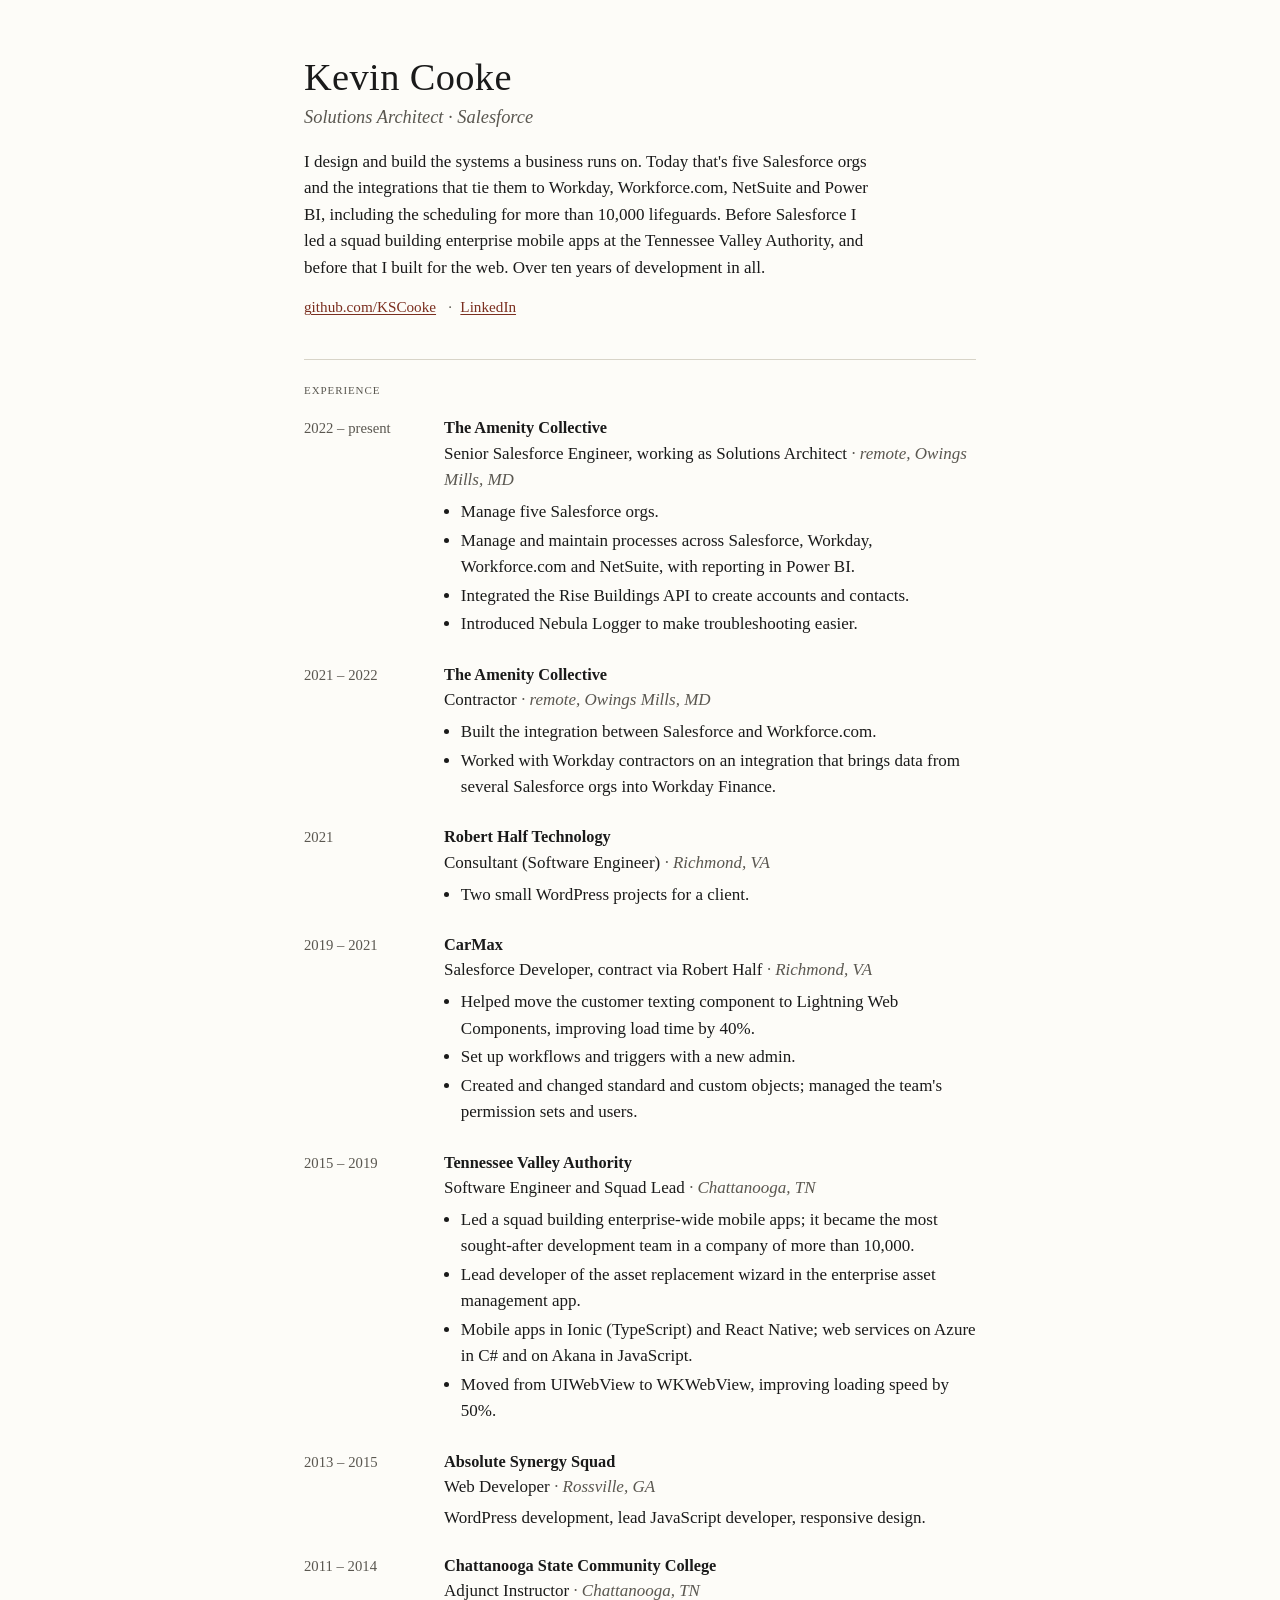
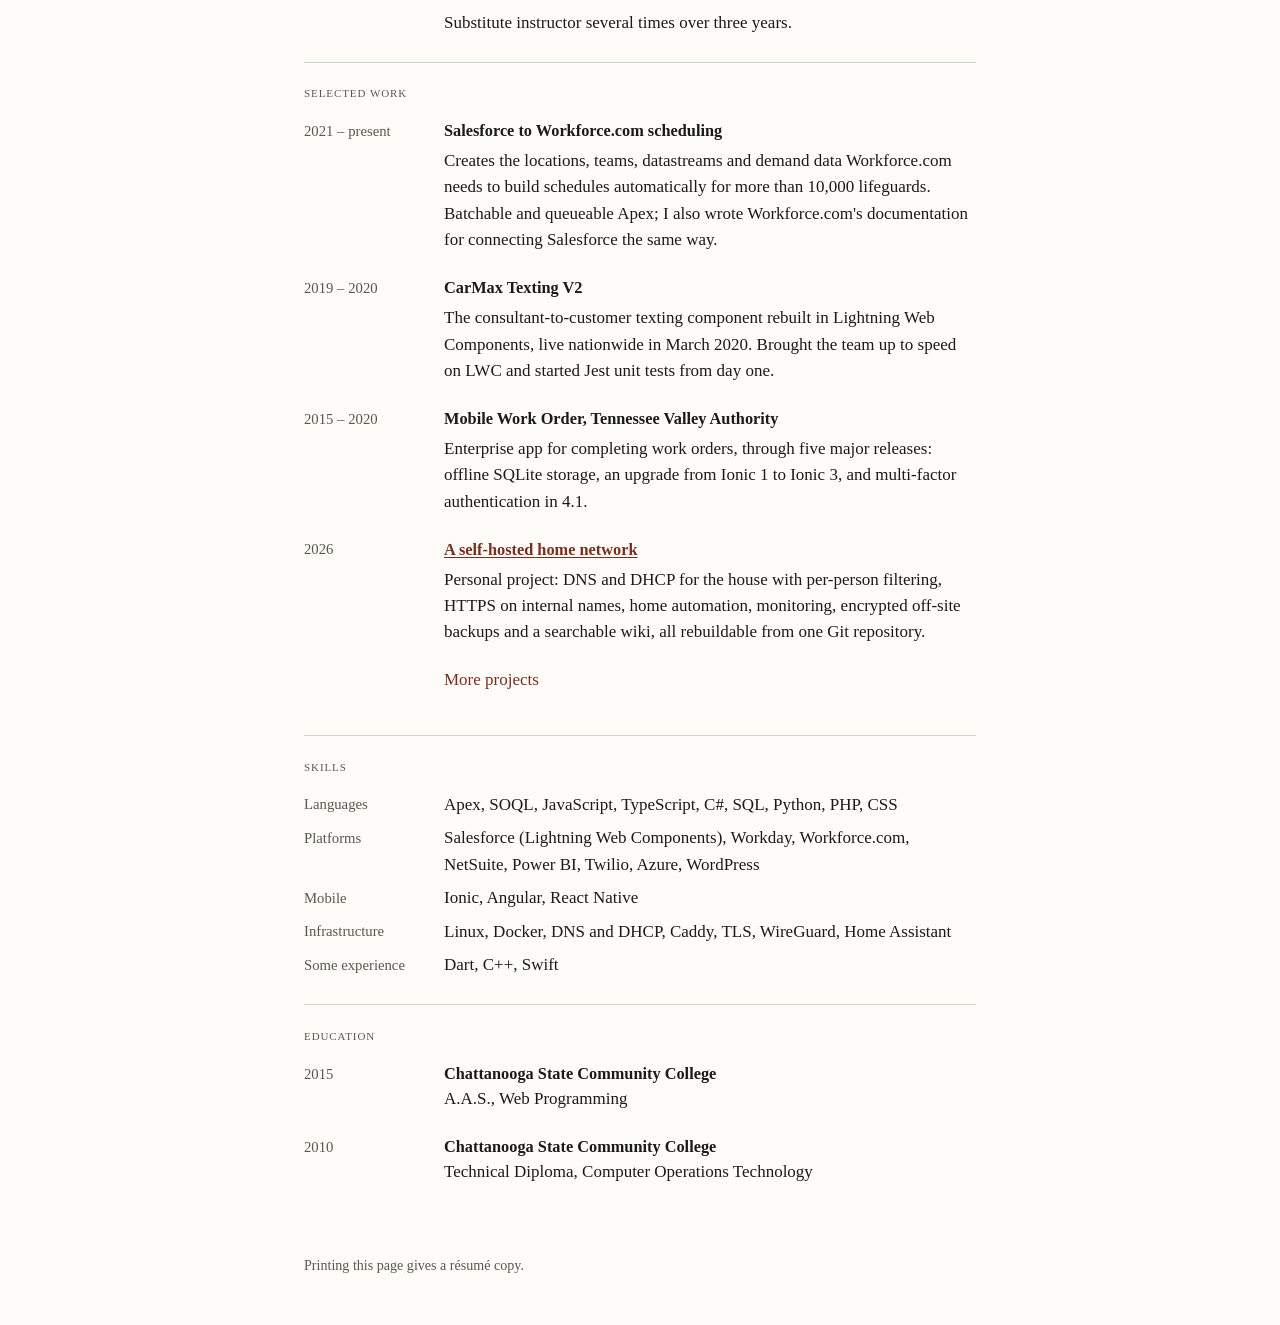
<file: index.html>
<!doctype html>
<html lang="en">
<head>
  <meta charset="utf-8">
  <meta name="viewport" content="width=device-width, initial-scale=1">
  <title>Kevin Cooke, Solutions Architect</title>
  <meta name="description" content="Kevin Cooke, Solutions Architect and Senior Salesforce Engineer. Over ten years of development across Salesforce, enterprise integrations, mobile and the web.">
  <link rel="stylesheet" href="style.css">
</head>
<body>
<div class="page">
  <!--
    Editing: each job is one <div class="entry"> block. Copy a block to add one.
    Anything here is public and indexed by search engines; only add contact details you're happy to share.
  -->
  <header class="masthead">
    <h1>Kevin Cooke</h1>
    <p class="title">Solutions Architect · Salesforce</p>
    <p class="intro">I design and build the systems a business runs on. Today that's five Salesforce orgs and the
      integrations that tie them to Workday, Workforce.com, NetSuite and Power BI, including the scheduling for
      more than 10,000 lifeguards. Before Salesforce I led a squad building enterprise mobile apps at the Tennessee
      Valley Authority, and before that I built for the web. Over ten years of development in all.</p>
    <p class="contact">
      <a href="https://github.com/KSCooke">github.com/KSCooke</a>
      <a href="https://www.linkedin.com/in/kevin-cooke-3b980a76/">LinkedIn</a>
    </p>
  </header>

  <section class="block">
    <h2>Experience</h2>

    <div class="entry">
      <div class="when">2022 – present</div>
      <div>
        <h3>The Amenity Collective</h3>
        <p class="role">Senior Salesforce Engineer, working as Solutions Architect <em>· remote, Owings Mills, MD</em></p>
        <ul>
          <li>Manage five Salesforce orgs.</li>
          <li>Manage and maintain processes across Salesforce, Workday, Workforce.com and NetSuite, with reporting in Power BI.</li>
          <li>Integrated the Rise Buildings API to create accounts and contacts.</li>
          <li>Introduced Nebula Logger to make troubleshooting easier.</li>
        </ul>
      </div>
    </div>

    <div class="entry">
      <div class="when">2021 – 2022</div>
      <div>
        <h3>The Amenity Collective</h3>
        <p class="role">Contractor <em>· remote, Owings Mills, MD</em></p>
        <ul>
          <li>Built the integration between Salesforce and Workforce.com.</li>
          <li>Worked with Workday contractors on an integration that brings data from several Salesforce orgs into Workday Finance.</li>
        </ul>
      </div>
    </div>

    <div class="entry">
      <div class="when">2021</div>
      <div>
        <h3>Robert Half Technology</h3>
        <p class="role">Consultant (Software Engineer) <em>· Richmond, VA</em></p>
        <ul><li>Two small WordPress projects for a client.</li></ul>
      </div>
    </div>

    <div class="entry">
      <div class="when">2019 – 2021</div>
      <div>
        <h3>CarMax</h3>
        <p class="role">Salesforce Developer, contract via Robert Half <em>· Richmond, VA</em></p>
        <ul>
          <li>Helped move the customer texting component to Lightning Web Components, improving load time by 40%.</li>
          <li>Set up workflows and triggers with a new admin.</li>
          <li>Created and changed standard and custom objects; managed the team's permission sets and users.</li>
        </ul>
      </div>
    </div>

    <div class="entry">
      <div class="when">2015 – 2019</div>
      <div>
        <h3>Tennessee Valley Authority</h3>
        <p class="role">Software Engineer and Squad Lead <em>· Chattanooga, TN</em></p>
        <ul>
          <li>Led a squad building enterprise-wide mobile apps; it became the most sought-after development team in a company of more than 10,000.</li>
          <li>Lead developer of the asset replacement wizard in the enterprise asset management app.</li>
          <li>Mobile apps in Ionic (TypeScript) and React Native; web services on Azure in C# and on Akana in JavaScript.</li>
          <li>Moved from UIWebView to WKWebView, improving loading speed by 50%.</li>
        </ul>
      </div>
    </div>

    <div class="entry">
      <div class="when">2013 – 2015</div>
      <div>
        <h3>Absolute Synergy Squad</h3>
        <p class="role">Web Developer <em>· Rossville, GA</em></p>
        <p>WordPress development, lead JavaScript developer, responsive design.</p>
      </div>
    </div>

    <div class="entry">
      <div class="when">2011 – 2014</div>
      <div>
        <h3>Chattanooga State Community College</h3>
        <p class="role">Adjunct Instructor <em>· Chattanooga, TN</em></p>
        <p>Substitute instructor several times over three years.</p>
      </div>
    </div>
  </section>

  <section class="block">
    <h2>Selected work</h2>

    <div class="entry">
      <div class="when">2021 – present</div>
      <div>
        <h3>Salesforce to Workforce.com scheduling</h3>
        <p>Creates the locations, teams, datastreams and demand data Workforce.com needs to build schedules
          automatically for more than 10,000 lifeguards. Batchable and queueable Apex; I also wrote Workforce.com's
          documentation for connecting Salesforce the same way.</p>
      </div>
    </div>

    <div class="entry">
      <div class="when">2019 – 2020</div>
      <div>
        <h3>CarMax Texting V2</h3>
        <p>The consultant-to-customer texting component rebuilt in Lightning Web Components, live nationwide in
          March 2020. Brought the team up to speed on LWC and started Jest unit tests from day one.</p>
      </div>
    </div>

    <div class="entry">
      <div class="when">2015 – 2020</div>
      <div>
        <h3>Mobile Work Order, Tennessee Valley Authority</h3>
        <p>Enterprise app for completing work orders, through five major releases: offline SQLite storage,
          an upgrade from Ionic 1 to Ionic 3, and multi-factor authentication in 4.1.</p>
      </div>
    </div>

    <div class="entry">
      <div class="when">2026</div>
      <div>
        <h3><a href="projects/homelab/">A self-hosted home network</a></h3>
        <p>Personal project: DNS and DHCP for the house with per-person filtering, HTTPS on internal names,
          home automation, monitoring, encrypted off-site backups and a searchable wiki, all rebuildable
          from one Git repository.</p>
      </div>
    </div>

    <details class="more">
      <summary>More projects</summary>

      <div class="entry">
        <div class="when">2017</div>
        <div>
          <h3>Mobile Asset Manager, Tennessee Valley Authority</h3>
          <p>Change, duplicate and decommission assets and locations. I designed and built the wizard that walks
            through those steps; QR codes identify assets and filter the list.</p>
        </div>
      </div>

      <div class="entry">
        <div class="when">2018</div>
        <div>
          <h3>Mobile Condition Reports and Mobile Work Approvals, TVA</h3>
          <p>Two enterprise apps on Ionic 3 and Angular 4. My first as squad lead, and the approvals design,
            with details rendered by type-specific components, was mine.</p>
        </div>
      </div>

      <div class="entry">
        <div class="when">2017 – 2018</div>
        <div>
          <h3>River and Reservoir Compliance Monitoring, TVA</h3>
          <p>Replaced the biologists' collection tool: calculations of water and wildlife health against a
            T-SQL database, plus the ETL into a cleaner schema.</p>
        </div>
      </div>

      <div class="entry">
        <div class="when">2019 – 2020</div>
        <div>
          <h3>More CarMax work</h3>
          <p>Appraisal leads from CarMax.com straight to Salesforce appointments with Twilio SMS; admin-editable
            message templates; a customer summary view; and a Twilio Autopilot reminder bot, with log analysis in
            PySpark on Databricks.</p>
        </div>
      </div>
    </details>
  </section>

  <section class="block">
    <h2>Skills</h2>
    <dl class="skills">
      <dt>Languages</dt><dd>Apex, SOQL, JavaScript, TypeScript, C#, SQL, Python, PHP, CSS</dd>
      <dt>Platforms</dt><dd>Salesforce (Lightning Web Components), Workday, Workforce.com, NetSuite, Power BI, Twilio, Azure, WordPress</dd>
      <dt>Mobile</dt><dd>Ionic, Angular, React Native</dd>
      <dt>Infrastructure</dt><dd>Linux, Docker, DNS and DHCP, Caddy, TLS, WireGuard, Home Assistant</dd>
      <dt>Some experience</dt><dd>Dart, C++, Swift</dd>
    </dl>
  </section>

  <section class="block">
    <h2>Education</h2>
    <div class="entry">
      <div class="when">2015</div>
      <div><h3>Chattanooga State Community College</h3><p class="role">A.A.S., Web Programming</p></div>
    </div>
    <div class="entry">
      <div class="when">2010</div>
      <div><h3>Chattanooga State Community College</h3><p class="role">Technical Diploma, Computer Operations Technology</p></div>
    </div>
  </section>
</div>
<p class="colophon">Printing this page gives a résumé copy.</p>
</body>
</html>
</file>
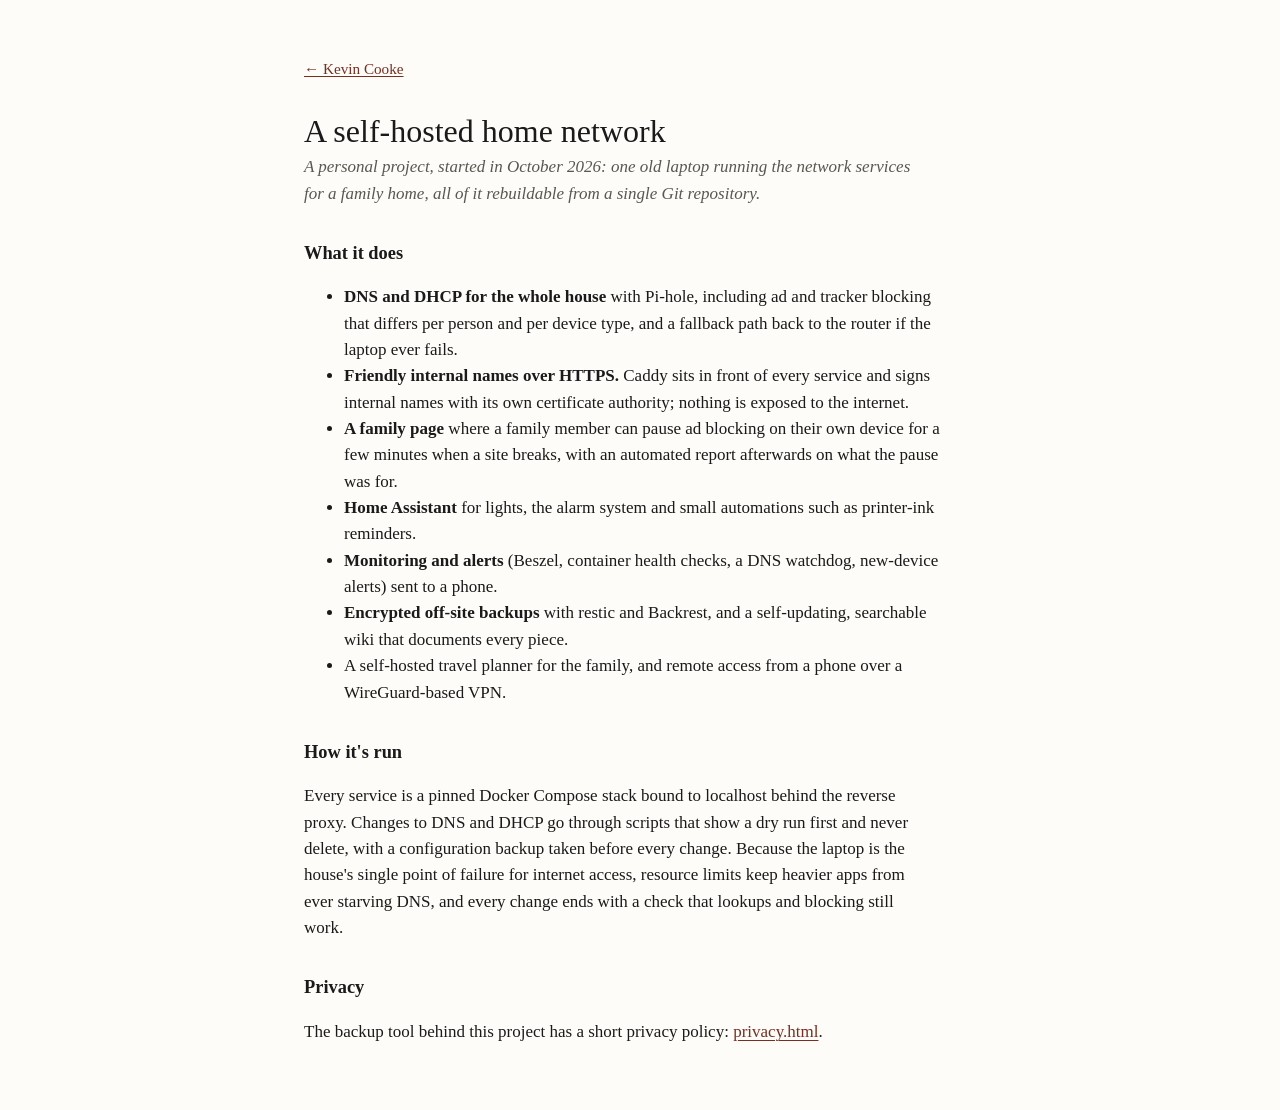
<file: projects/homelab/index.html>
<!doctype html>
<html lang="en">
<head>
  <meta charset="utf-8">
  <meta name="viewport" content="width=device-width, initial-scale=1">
  <title>A self-hosted home network, Kevin Cooke</title>
  <meta name="description" content="A personal project: DNS, DHCP, HTTPS, home automation, monitoring and encrypted backups for a family home, run from one old laptop and one Git repository.">
  <link rel="stylesheet" href="../../style.css">
</head>
<body>
<div class="page article">
  <a class="back" href="../../">← Kevin Cooke</a>
  <h1>A self-hosted home network</h1>
  <p class="dek">A personal project, started in October 2026: one old laptop running the network services for a
    family home, all of it rebuildable from a single Git repository.</p>

  <h2>What it does</h2>
  <ul>
    <li><strong>DNS and DHCP for the whole house</strong> with Pi-hole, including ad and tracker blocking that differs
      per person and per device type, and a fallback path back to the router if the laptop ever fails.</li>
    <li><strong>Friendly internal names over HTTPS.</strong> Caddy sits in front of every service and signs internal
      names with its own certificate authority; nothing is exposed to the internet.</li>
    <li><strong>A family page</strong> where a family member can pause ad blocking on their own device for a few
      minutes when a site breaks, with an automated report afterwards on what the pause was for.</li>
    <li><strong>Home Assistant</strong> for lights, the alarm system and small automations such as printer-ink reminders.</li>
    <li><strong>Monitoring and alerts</strong> (Beszel, container health checks, a DNS watchdog, new-device alerts) sent
      to a phone.</li>
    <li><strong>Encrypted off-site backups</strong> with restic and Backrest, and a self-updating, searchable wiki that
      documents every piece.</li>
    <li>A self-hosted travel planner for the family, and remote access from a phone over a WireGuard-based VPN.</li>
  </ul>

  <h2>How it's run</h2>
  <p>Every service is a pinned Docker Compose stack bound to localhost behind the reverse proxy. Changes to DNS and
    DHCP go through scripts that show a dry run first and never delete, with a configuration backup taken before
    every change. Because the laptop is the house's single point of failure for internet access, resource limits
    keep heavier apps from ever starving DNS, and every change ends with a check that lookups and blocking still work.</p>

  <h2>Privacy</h2>
  <p>The backup tool behind this project has a short privacy policy: <a href="privacy.html">privacy.html</a>.</p>
</div>
</body>
</html>
</file>
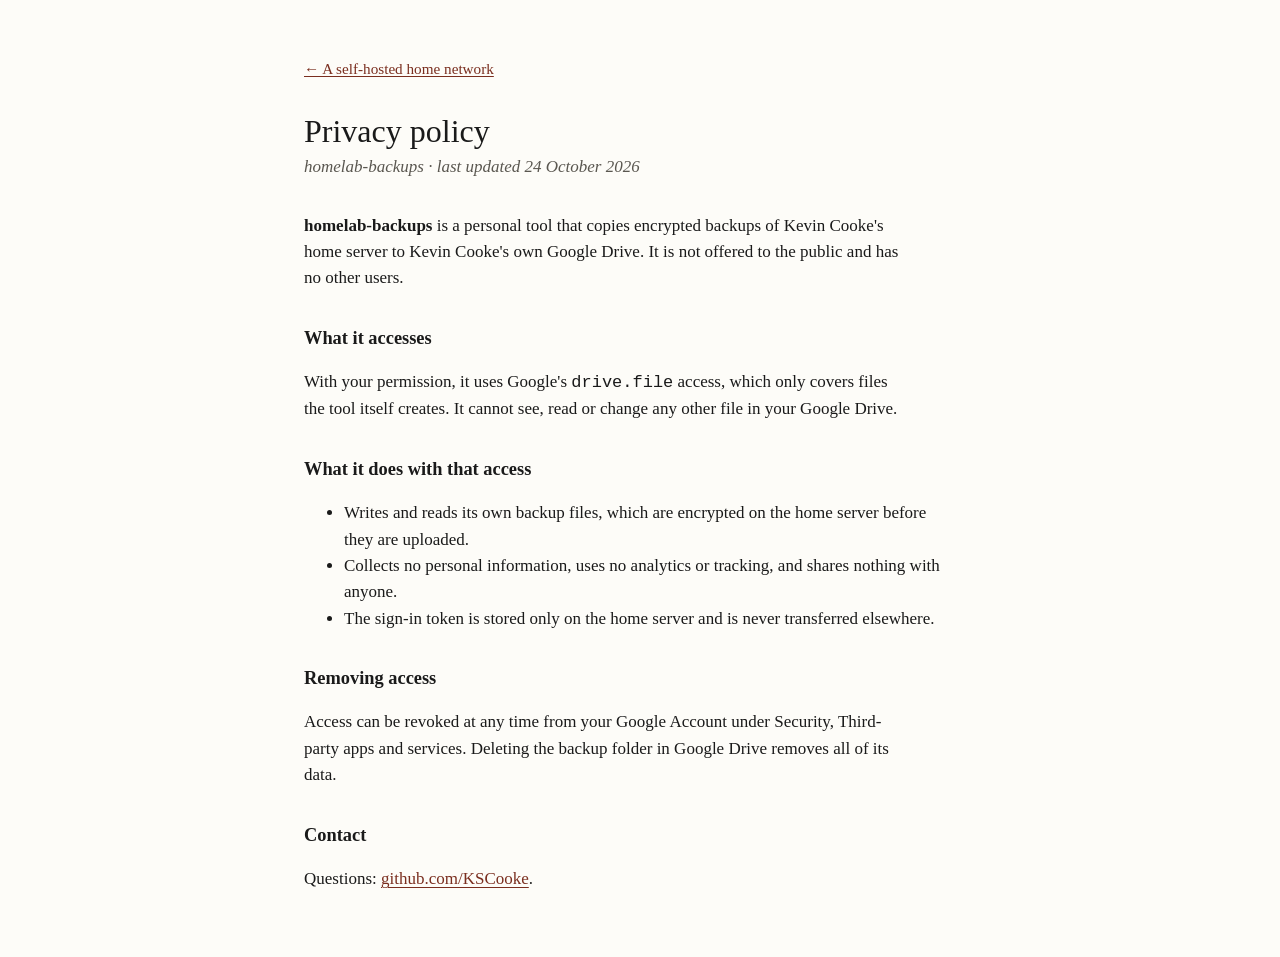
<file: projects/homelab/privacy.html>
<!doctype html>
<html lang="en">
<head>
  <meta charset="utf-8">
  <meta name="viewport" content="width=device-width, initial-scale=1">
  <title>Privacy policy: homelab-backups</title>
  <meta name="description" content="Privacy policy for homelab-backups, a personal backup tool.">
  <link rel="stylesheet" href="../../style.css">
</head>
<body>
<div class="page article">
  <a class="back" href="./">← A self-hosted home network</a>
  <h1>Privacy policy</h1>
  <p class="dek">homelab-backups · last updated 24 October 2026</p>

  <p><strong>homelab-backups</strong> is a personal tool that copies encrypted backups of Kevin Cooke's home server to
    Kevin Cooke's own Google Drive. It is not offered to the public and has no other users.</p>

  <h2>What it accesses</h2>
  <p>With your permission, it uses Google's <code>drive.file</code> access, which only covers files the tool itself
    creates. It cannot see, read or change any other file in your Google Drive.</p>

  <h2>What it does with that access</h2>
  <ul>
    <li>Writes and reads its own backup files, which are encrypted on the home server before they are uploaded.</li>
    <li>Collects no personal information, uses no analytics or tracking, and shares nothing with anyone.</li>
    <li>The sign-in token is stored only on the home server and is never transferred elsewhere.</li>
  </ul>

  <h2>Removing access</h2>
  <p>Access can be revoked at any time from your Google Account under Security, Third-party apps and services.
    Deleting the backup folder in Google Drive removes all of its data.</p>

  <h2>Contact</h2>
  <p>Questions: <a href="https://github.com/KSCooke">github.com/KSCooke</a>.</p>
</div>
</body>
</html>
</file>
<file: style.css>
/* Kevin Cooke: personal site and CV.
   Set like a printed CV: one serif face, dates in the margin, thin rules. No framework, no web fonts.
   Print (Save as PDF) gives a clean résumé copy. */

:root {
  --paper: #fdfcf8;
  --ink: #1a1a1a;
  --soft: #5a5750;
  --rule: #d8d4c8;
  --link: #7a2e1f;
  --measure: 44rem;
  --gutter: 7.5rem;
}
@media (prefers-color-scheme: dark) {
  :root {
    --paper: #1b1a18;
    --ink: #e9e6de;
    --soft: #a9a497;
    --rule: #3a3833;
    --link: #e3a08e;
  }
}

* { box-sizing: border-box; }
html { -webkit-text-size-adjust: 100%; }
body {
  margin: 0;
  background: var(--paper);
  color: var(--ink);
  font-family: Charter, "Bitstream Charter", "Iowan Old Style", "Palatino Linotype", Palatino, Georgia, serif;
  font-size: 17px;
  line-height: 1.55;
  font-kerning: normal;
  font-variant-numeric: oldstyle-nums proportional-nums;
}
a { color: var(--link); text-decoration-thickness: 1px; text-underline-offset: .15em; }
a:hover { text-decoration-thickness: 2px; }

.page { max-width: var(--measure); margin: 0 auto; padding: 3.5rem 1rem 3rem; }

/* Masthead */
.masthead { margin-bottom: 2.5rem; }
.masthead h1 { font-size: 2.4rem; font-weight: normal; letter-spacing: .01em; margin: 0; line-height: 1.1; }
.masthead .title { font-style: italic; font-size: 1.15rem; color: var(--soft); margin: .3rem 0 0; }
.masthead .intro { margin: 1.1rem 0 0; max-width: 36rem; }
.masthead .contact { margin: .9rem 0 0; font-size: .95rem; color: var(--soft); }
.masthead .contact a + a::before { content: "·"; color: var(--soft); margin: 0 .55em; display: inline-block; text-decoration: none; }

/* Sections: heading in the margin column, content beside it */
section.block {
  border-top: 1px solid var(--rule);
  padding-top: 1.1rem;
  margin-top: 1.6rem;
}
section.block > h2 {
  font-size: .95rem;
  font-weight: normal;
  font-variant: small-caps;
  letter-spacing: .06em;
  font-variant-caps: all-small-caps;
  color: var(--soft);
  margin: 0 0 .9rem;
}

.entry { display: grid; grid-template-columns: var(--gutter) 1fr; column-gap: 1.25rem; margin: 0 0 1.35rem; }
.entry .when { color: var(--soft); font-size: .92rem; padding-top: .12rem; white-space: nowrap; }
.entry h3 { font-size: 1.02rem; margin: 0; font-weight: bold; }
.entry .role { margin: 0; }
.entry .role em { color: var(--soft); }
.entry ul { margin: .35rem 0 0; padding-left: 1.05rem; }
.entry li { margin: .15rem 0; }
.entry p { margin: .3rem 0 0; }

dl.skills { display: grid; grid-template-columns: var(--gutter) 1fr; column-gap: 1.25rem; row-gap: .45rem; margin: 0; }
dl.skills dt { color: var(--soft); font-size: .92rem; padding-top: .1rem; }
dl.skills dd { margin: 0; }

.note { color: var(--soft); font-size: .92rem; }
details.more > summary { cursor: pointer; color: var(--link); margin: .25rem 0 1rem calc(var(--gutter) + 1.25rem); list-style: none; }
details.more > summary::-webkit-details-marker { display: none; }
details.more[open] > summary { display: none; }

.colophon { max-width: var(--measure); margin: 0 auto; padding: 0 1rem 3rem; color: var(--soft); font-size: .88rem; }

/* Article pages (projects, privacy) */
.article h1 { font-size: 2rem; font-weight: normal; margin: 0 0 .3rem; line-height: 1.15; }
.article .dek { font-style: italic; color: var(--soft); margin: 0 0 2rem; }
.article h2 { font-size: 1.15rem; margin: 2rem 0 .5rem; }
.article p, .article li { max-width: 38rem; }
.back { font-size: .95rem; margin-bottom: 2rem; display: inline-block; }

@media (max-width: 560px) {
  body { font-size: 16px; }
  .page { padding-top: 2.25rem; }
  .masthead h1 { font-size: 2rem; }
  .entry, dl.skills { grid-template-columns: 1fr; }
  .entry .when { padding: 0; order: 2; }
  dl.skills dt { padding: 0; }
  details.more > summary { margin-left: 0; }
}

@media print {
  :root { --paper: #fff; --ink: #000; --soft: #444; --rule: #999; --link: #000; }
  body { font-size: 10.5pt; }
  .page { padding: 0; max-width: none; }
  a { text-decoration: none; }
  .colophon, .no-print, details.more > summary { display: none; }
  details.more > :not(summary) { display: block; }
  .entry { break-inside: avoid; }
  section.block { margin-top: 1rem; }
}
</file>
